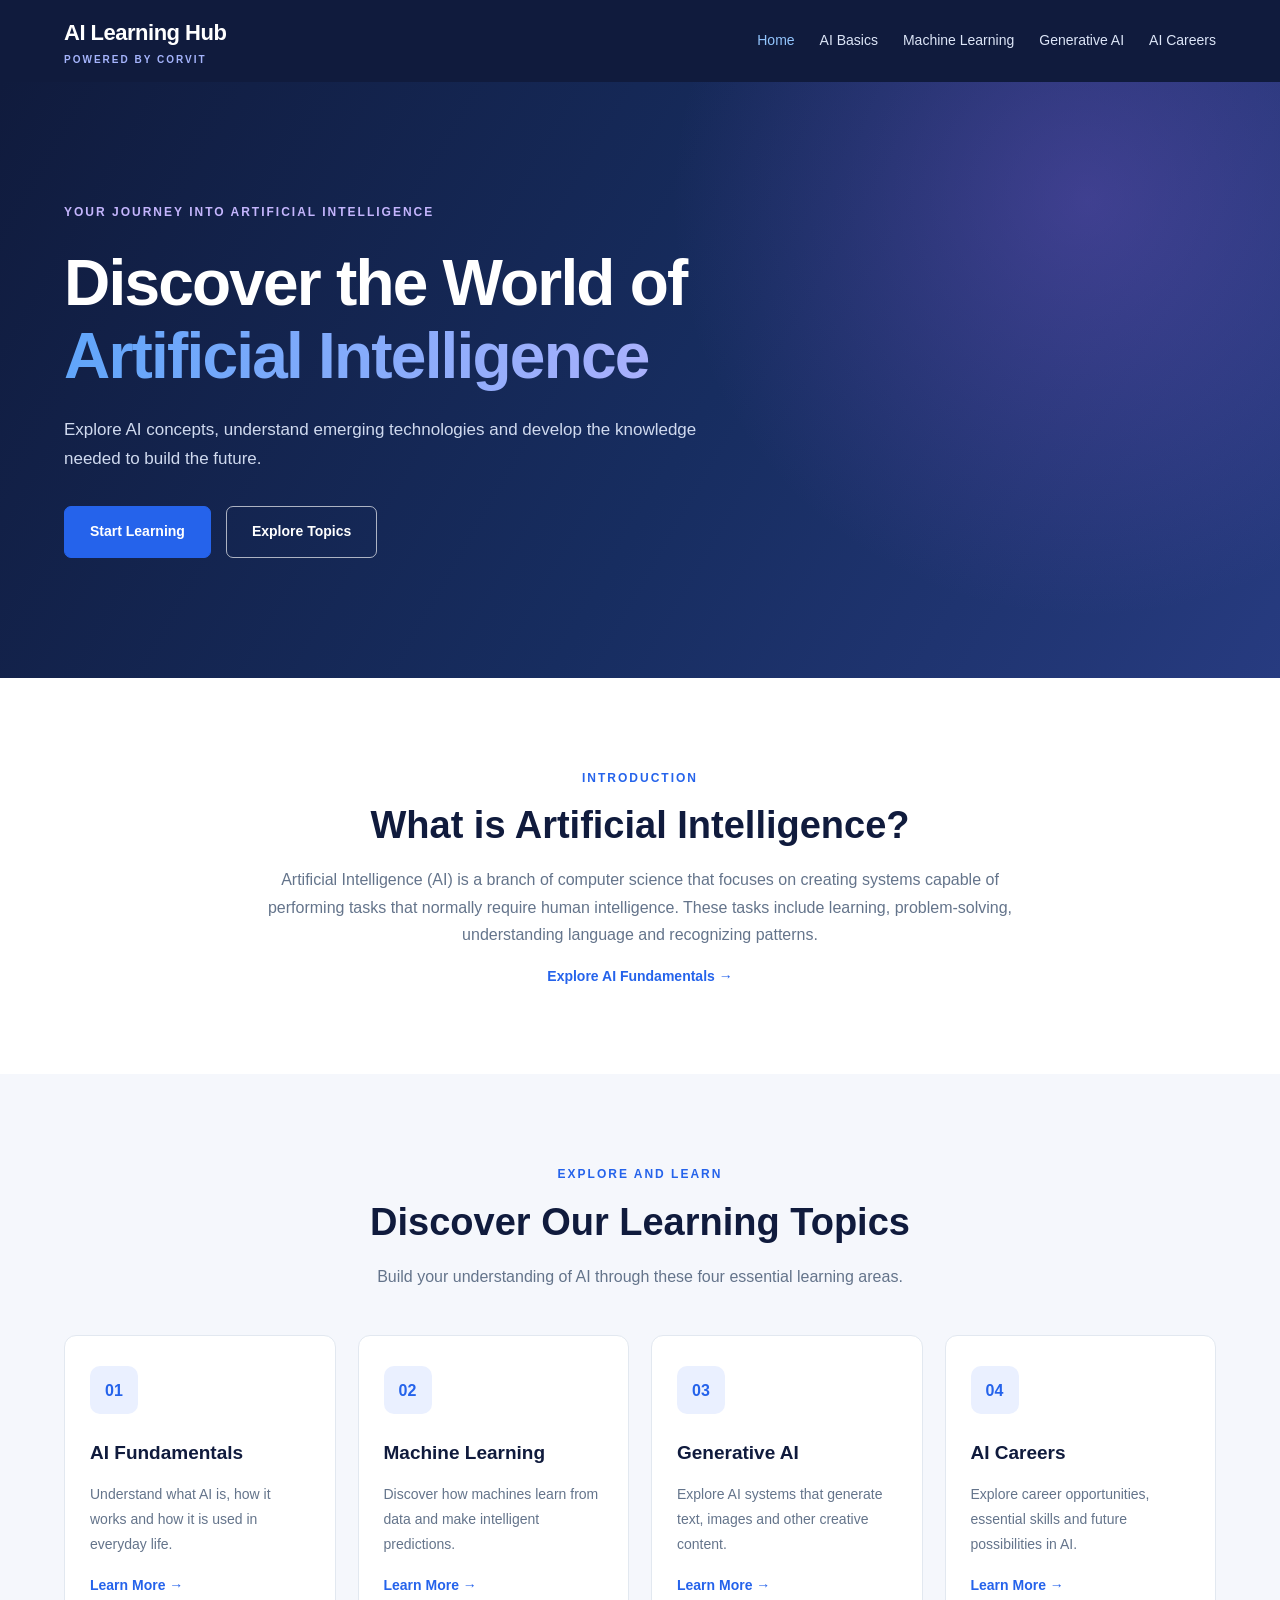
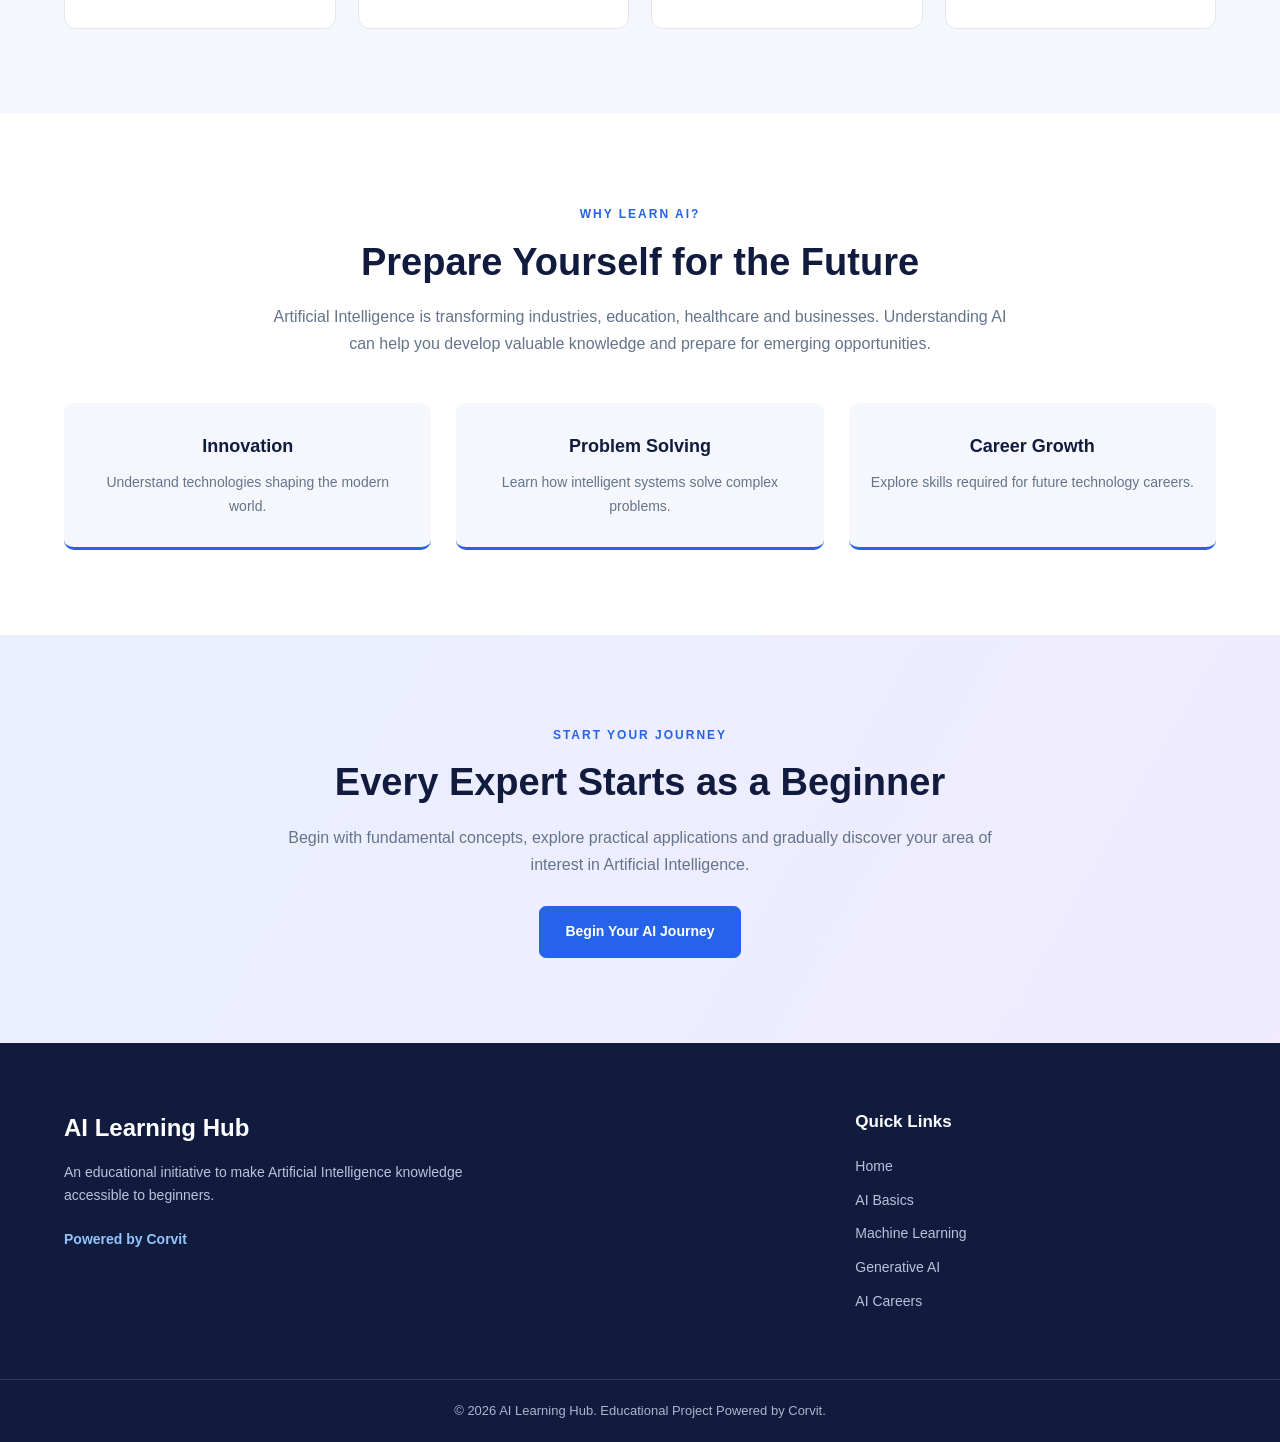
<file: index.html>
<!DOCTYPE html>
<html lang="en">

<head>
    <meta charset="UTF-8">
    <meta name="viewport" content="width=device-width, initial-scale=1.0">

    <meta name="description"
        content="Explore Artificial Intelligence, Machine Learning, Generative AI and future AI careers with AI Learning Hub.">

    <title>AI Learning Hub | Powered by Corvit</title>

    <link rel="stylesheet" href="style.css">
    <link rel="stylesheet" href="home.css">
</head>

<body>

    <!-- Header -->
    <header class="site-header">
        <div class="container navbar">

            <a href="index.html" class="brand">
                <span class="brand-name">AI Learning Hub</span>
                <span class="brand-tag">POWERED BY CORVIT</span>
            </a>

            <nav class="main-nav" aria-label="Main navigation">
                <a href="index.html" class="active">Home</a>
                <a href="pages/ai-basics.html">AI Basics</a>
                <a href="pages/machine-learning.html">Machine Learning</a>
                <a href="pages/generative-ai.html">Generative AI</a>
                <a href="pages/ai-careers.html">AI Careers</a>
            </nav>

        </div>
    </header>

    <!-- Main Content -->
    <main>

        <!-- Hero Section -->
        <section class="hero">
            <div class="container hero-content">

                <span class="hero-label">
                    YOUR JOURNEY INTO ARTIFICIAL INTELLIGENCE
                </span>

                <h1>
                    Discover the World of
                    <span>Artificial Intelligence</span>
                </h1>

                <p>
                    Explore AI concepts, understand emerging technologies
                    and develop the knowledge needed to build the future.
                </p>

                <div class="hero-buttons">
                    <a href="pages/ai-basics.html" class="btn btn-primary">
                        Start Learning
                    </a>

                    <a href="#learning-topics" class="btn btn-outline">
                        Explore Topics
                    </a>
                </div>

            </div>
        </section>

        <!-- Introduction Section -->
        <section class="introduction section-padding">
            <div class="container intro-content">

                <span class="section-label">INTRODUCTION</span>

                <h2>What is Artificial Intelligence?</h2>

                <p>
                    Artificial Intelligence (AI) is a branch of computer
                    science that focuses on creating systems capable of
                    performing tasks that normally require human intelligence.
                    These tasks include learning, problem-solving,
                    understanding language and recognizing patterns.
                </p>

                <a href="pages/ai-basics.html" class="text-link">
                    Explore AI Fundamentals &rarr;
                </a>

            </div>
        </section>

        <!-- Learning Topics -->
        <section class="learning-topics section-padding" id="learning-topics">

            <div class="container">

                <div class="section-heading">
                    <span class="section-label">EXPLORE AND LEARN</span>
                    <h2>Discover Our Learning Topics</h2>
                    <p>
                        Build your understanding of AI through
                        these four essential learning areas.
                    </p>
                </div>

                <div class="topic-grid">

                    <article class="topic-card">
                        <div class="topic-icon">01</div>
                        <h3>AI Fundamentals</h3>
                        <p>
                            Understand what AI is, how it works
                            and how it is used in everyday life.
                        </p>
                        <a href="pages/ai-basics.html" class="text-link">
                            Learn More &rarr;
                        </a>
                    </article>

                    <article class="topic-card">
                        <div class="topic-icon">02</div>
                        <h3>Machine Learning</h3>
                        <p>
                            Discover how machines learn from data
                            and make intelligent predictions.
                        </p>
                        <a href="pages/machine-learning.html" class="text-link">
                            Learn More &rarr;
                        </a>
                    </article>

                    <article class="topic-card">
                        <div class="topic-icon">03</div>
                        <h3>Generative AI</h3>
                        <p>
                            Explore AI systems that generate text,
                            images and other creative content.
                        </p>
                        <a href="pages/generative-ai.html" class="text-link">
                            Learn More &rarr;
                        </a>
                    </article>

                    <article class="topic-card">
                        <div class="topic-icon">04</div>
                        <h3>AI Careers</h3>
                        <p>
                            Explore career opportunities, essential
                            skills and future possibilities in AI.
                        </p>
                        <a href="pages/ai-careers.html" class="text-link">
                            Learn More &rarr;
                        </a>
                    </article>

                </div>

            </div>
        </section>

        <!-- Why Learn AI -->
        <section class="why-ai section-padding">
            <div class="container why-content">

                <span class="section-label">WHY LEARN AI?</span>

                <h2>Prepare Yourself for the Future</h2>

                <p>
                    Artificial Intelligence is transforming industries,
                    education, healthcare and businesses. Understanding
                    AI can help you develop valuable knowledge and prepare
                    for emerging opportunities.
                </p>

                <div class="benefits-grid">

                    <div class="benefit-item">
                        <h3>Innovation</h3>
                        <p>Understand technologies shaping the modern world.</p>
                    </div>

                    <div class="benefit-item">
                        <h3>Problem Solving</h3>
                        <p>Learn how intelligent systems solve complex problems.</p>
                    </div>

                    <div class="benefit-item">
                        <h3>Career Growth</h3>
                        <p>Explore skills required for future technology careers.</p>
                    </div>

                </div>

            </div>
        </section>

        <!-- Learning Journey -->
        <section class="learning-journey section-padding">
            <div class="container journey-content">

                <span class="section-label">START YOUR JOURNEY</span>

                <h2>Every Expert Starts as a Beginner</h2>

                <p>
                    Begin with fundamental concepts, explore practical
                    applications and gradually discover your area of interest
                    in Artificial Intelligence.
                </p>

                <a href="pages/ai-basics.html" class="btn btn-primary">
                    Begin Your AI Journey
                </a>

            </div>
        </section>

    </main>

    <!-- Footer -->
    <footer class="site-footer">

        <div class="container footer-content">

            <div class="footer-about">
                <h2>AI Learning Hub</h2>
                <p>
                    An educational initiative to make Artificial Intelligence
                    knowledge accessible to beginners.
                </p>
                <span class="corvit-brand">Powered by Corvit</span>
            </div>

            <div class="footer-links">
                <h3>Quick Links</h3>
                <a href="index.html">Home</a>
                <a href="pages/ai-basics.html">AI Basics</a>
                <a href="pages/machine-learning.html">Machine Learning</a>
                <a href="pages/generative-ai.html">Generative AI</a>
                <a href="pages/ai-careers.html">AI Careers</a>
            </div>

        </div>

        <div class="footer-bottom">
            <p>
                &copy; 2026 AI Learning Hub. Educational Project
                Powered by Corvit.
            </p>
        </div>

    </footer>

</body>
</html>
</file>
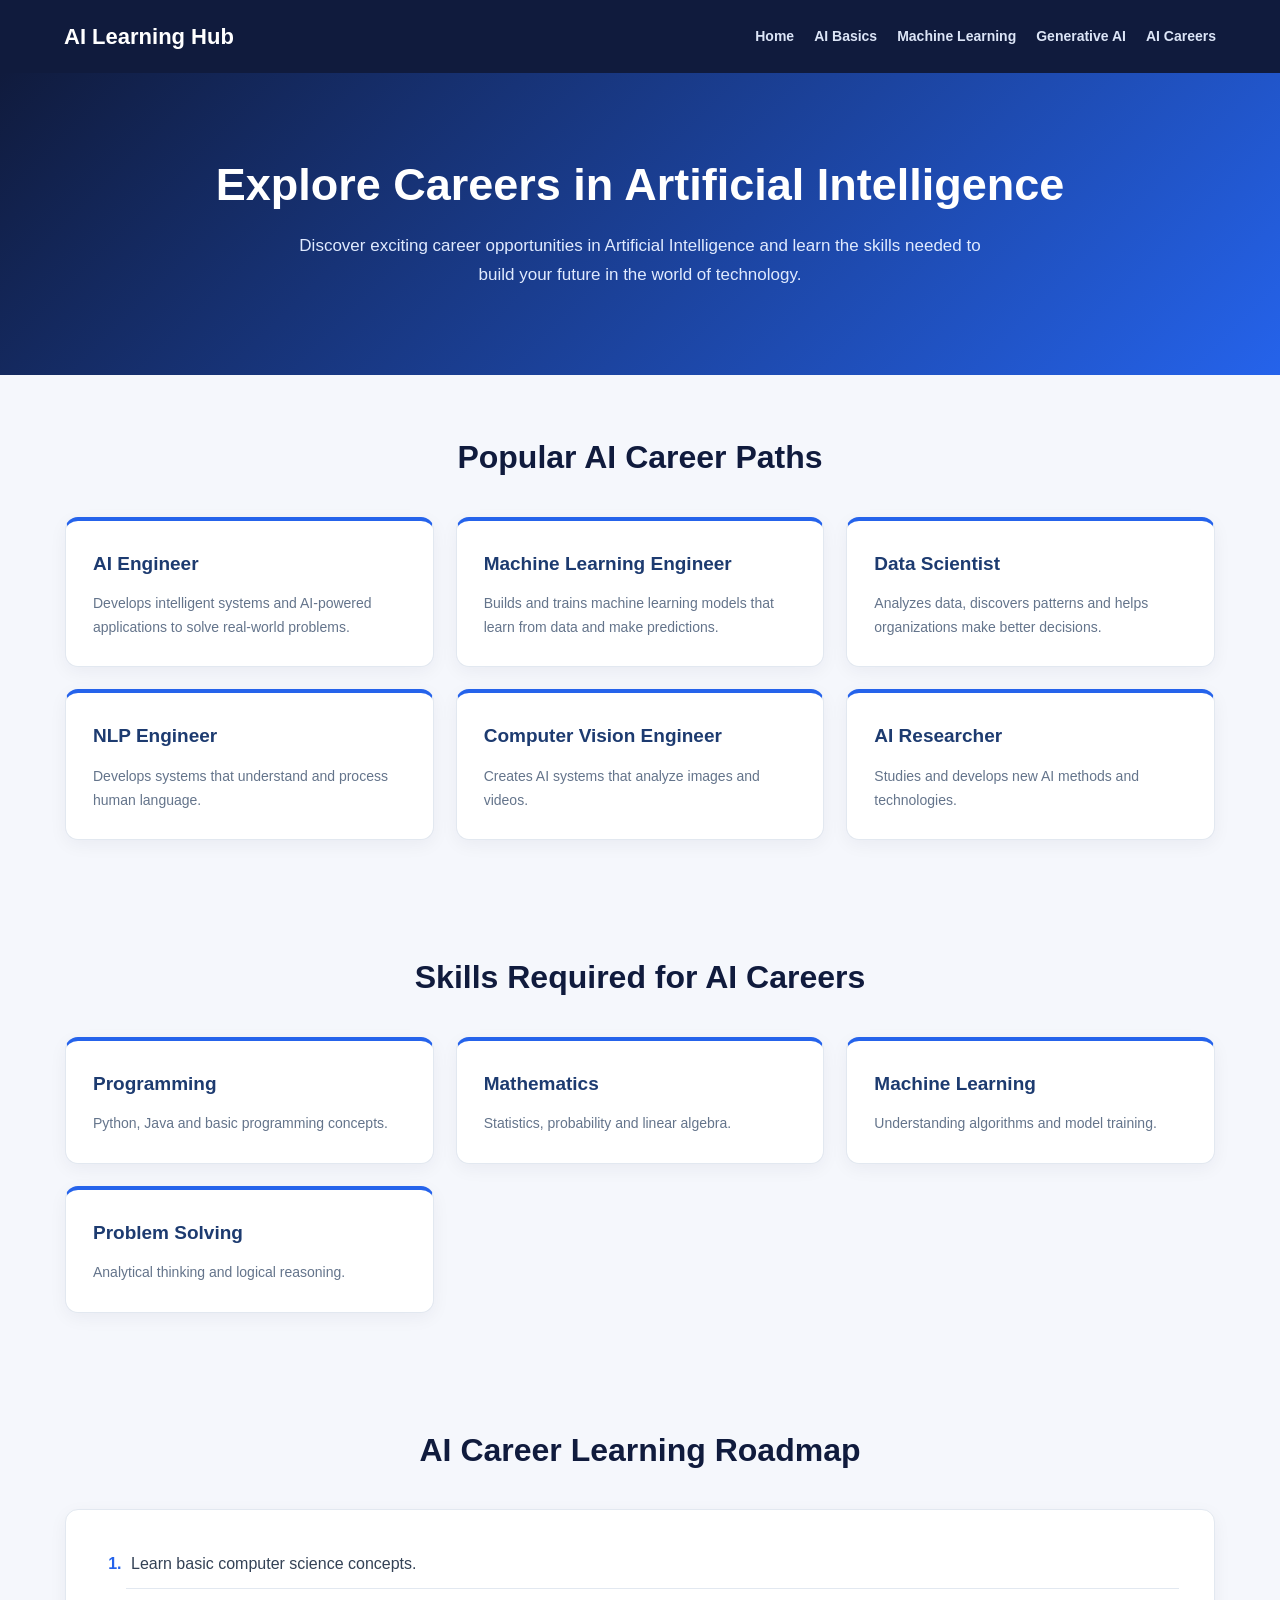
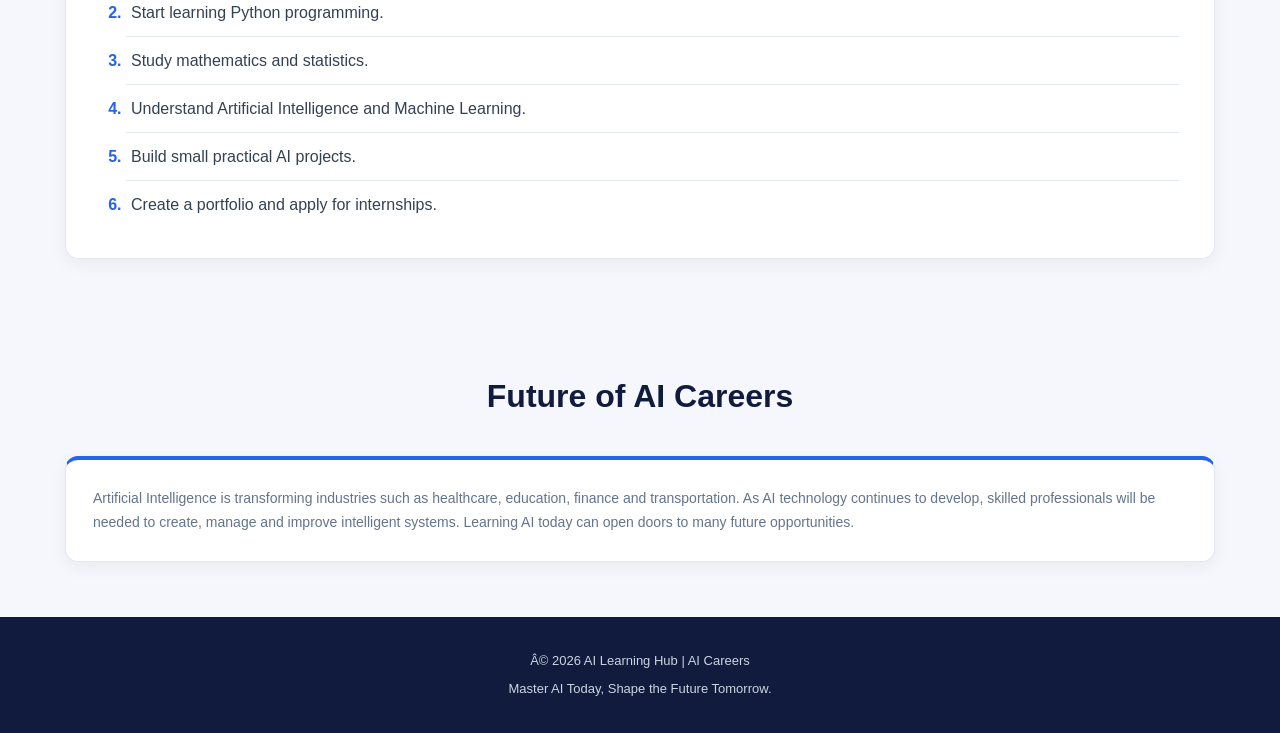
<file: pages/ai-careers.html>
﻿
<!DOCTYPE html>
<html lang="en">

<head>
    <meta charset="UTF-8">
    <meta name="viewport" content="width=device-width, initial-scale=1.0">

    <title>AI Careers | AI Learning Hub</title>

    <!-- External CSS File -->
    <link rel="stylesheet" href="../ai-careers.css">
</head>

<body>

    <!-- Navigation -->
    <nav>
        <h2>AI Learning Hub</h2>

        <div>
            <a href="../index.html">Home</a>
            <a href="ai-basics.html">AI Basics</a>
            <a href="machine-learning.html">Machine Learning</a>
            <a href="generative-ai.html">Generative AI</a>
            <a href="ai-careers.html">AI Careers</a>
        </div>
    </nav>

    <!-- Hero Section -->
    <section class="hero">

        <h1>Explore Careers in Artificial Intelligence</h1>

        <p>
            Discover exciting career opportunities in Artificial
            Intelligence and learn the skills needed to build your future
            in the world of technology.
        </p>

    </section>

    <!-- Career Paths -->
    <section class="container">

        <h2 class="section-title">Popular AI Career Paths</h2>

        <div class="cards">

            <div class="card">
                <h3>AI Engineer</h3>
                <p>
                    Develops intelligent systems and AI-powered applications
                    to solve real-world problems.
                </p>
            </div>

            <div class="card">
                <h3>Machine Learning Engineer</h3>
                <p>
                    Builds and trains machine learning models that learn
                    from data and make predictions.
                </p>
            </div>

            <div class="card">
                <h3>Data Scientist</h3>
                <p>
                    Analyzes data, discovers patterns and helps organizations
                    make better decisions.
                </p>
            </div>

            <div class="card">
                <h3>NLP Engineer</h3>
                <p>
                    Develops systems that understand and process human
                    language.
                </p>
            </div>

            <div class="card">
                <h3>Computer Vision Engineer</h3>
                <p>
                    Creates AI systems that analyze images and videos.
                </p>
            </div>

            <div class="card">
                <h3>AI Researcher</h3>
                <p>
                    Studies and develops new AI methods and technologies.
                </p>
            </div>

        </div>
    </section>

    <!-- Skills Section -->
    <section class="container">

        <h2 class="section-title">Skills Required for AI Careers</h2>

        <div class="cards">

            <div class="card">
                <h3>Programming</h3>
                <p>Python, Java and basic programming concepts.</p>
            </div>

            <div class="card">
                <h3>Mathematics</h3>
                <p>Statistics, probability and linear algebra.</p>
            </div>

            <div class="card">
                <h3>Machine Learning</h3>
                <p>Understanding algorithms and model training.</p>
            </div>

            <div class="card">
                <h3>Problem Solving</h3>
                <p>Analytical thinking and logical reasoning.</p>
            </div>

        </div>
    </section>

    <!-- Learning Roadmap -->
    <section class="container">

        <h2 class="section-title">AI Career Learning Roadmap</h2>

        <div class="roadmap">

            <ol>
                <li>Learn basic computer science concepts.</li>
                <li>Start learning Python programming.</li>
                <li>Study mathematics and statistics.</li>
                <li>Understand Artificial Intelligence and Machine Learning.</li>
                <li>Build small practical AI projects.</li>
                <li>Create a portfolio and apply for internships.</li>
            </ol>

        </div>
    </section>

    <!-- Future Section -->
    <section class="container">

        <h2 class="section-title">Future of AI Careers</h2>

        <div class="card">

            <p>
                Artificial Intelligence is transforming industries such
                as healthcare, education, finance and transportation.
                As AI technology continues to develop, skilled professionals
                will be needed to create, manage and improve intelligent
                systems. Learning AI today can open doors to many future
                opportunities.
            </p>

        </div>
    </section>

    <!-- Footer -->
    <footer>

        <p>Â© 2026 AI Learning Hub | AI Careers</p>

        <p>Master AI Today, Shape the Future Tomorrow.</p>
    </footer>

</body>
</html>
</file>
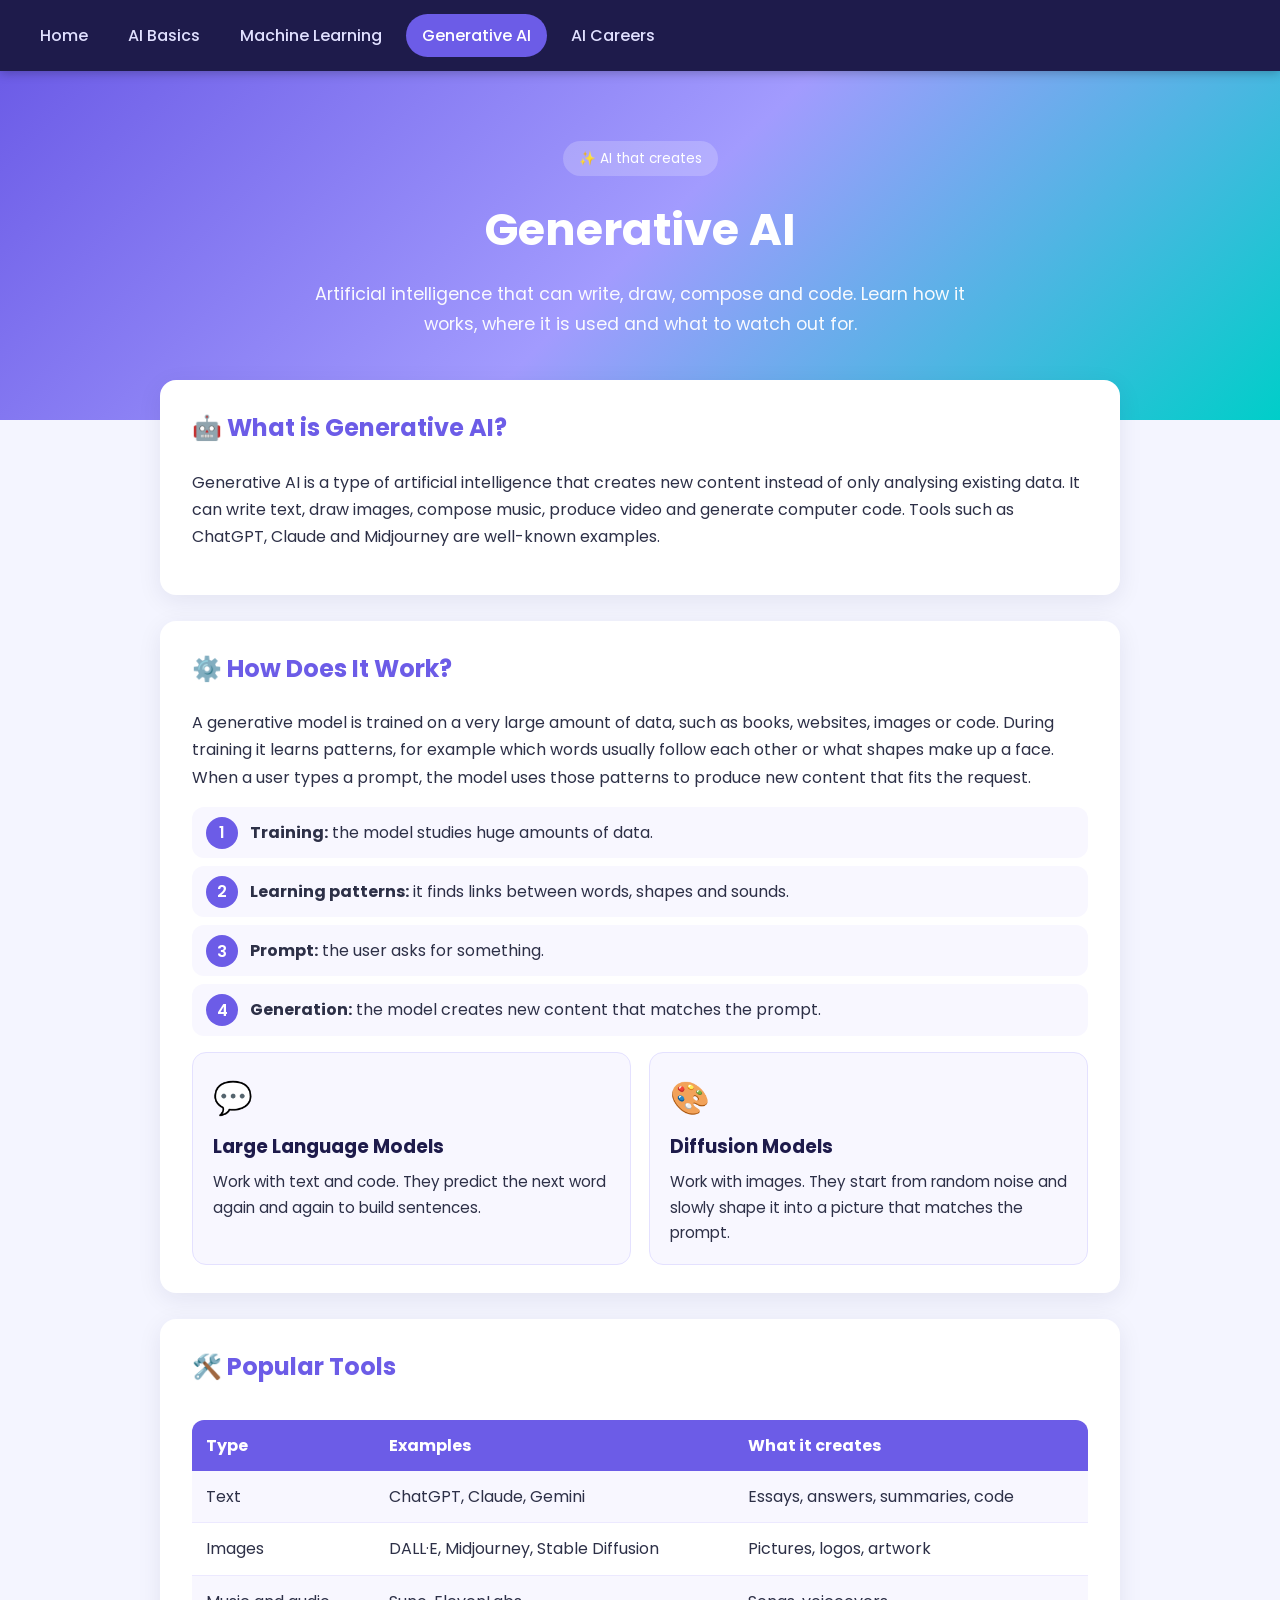
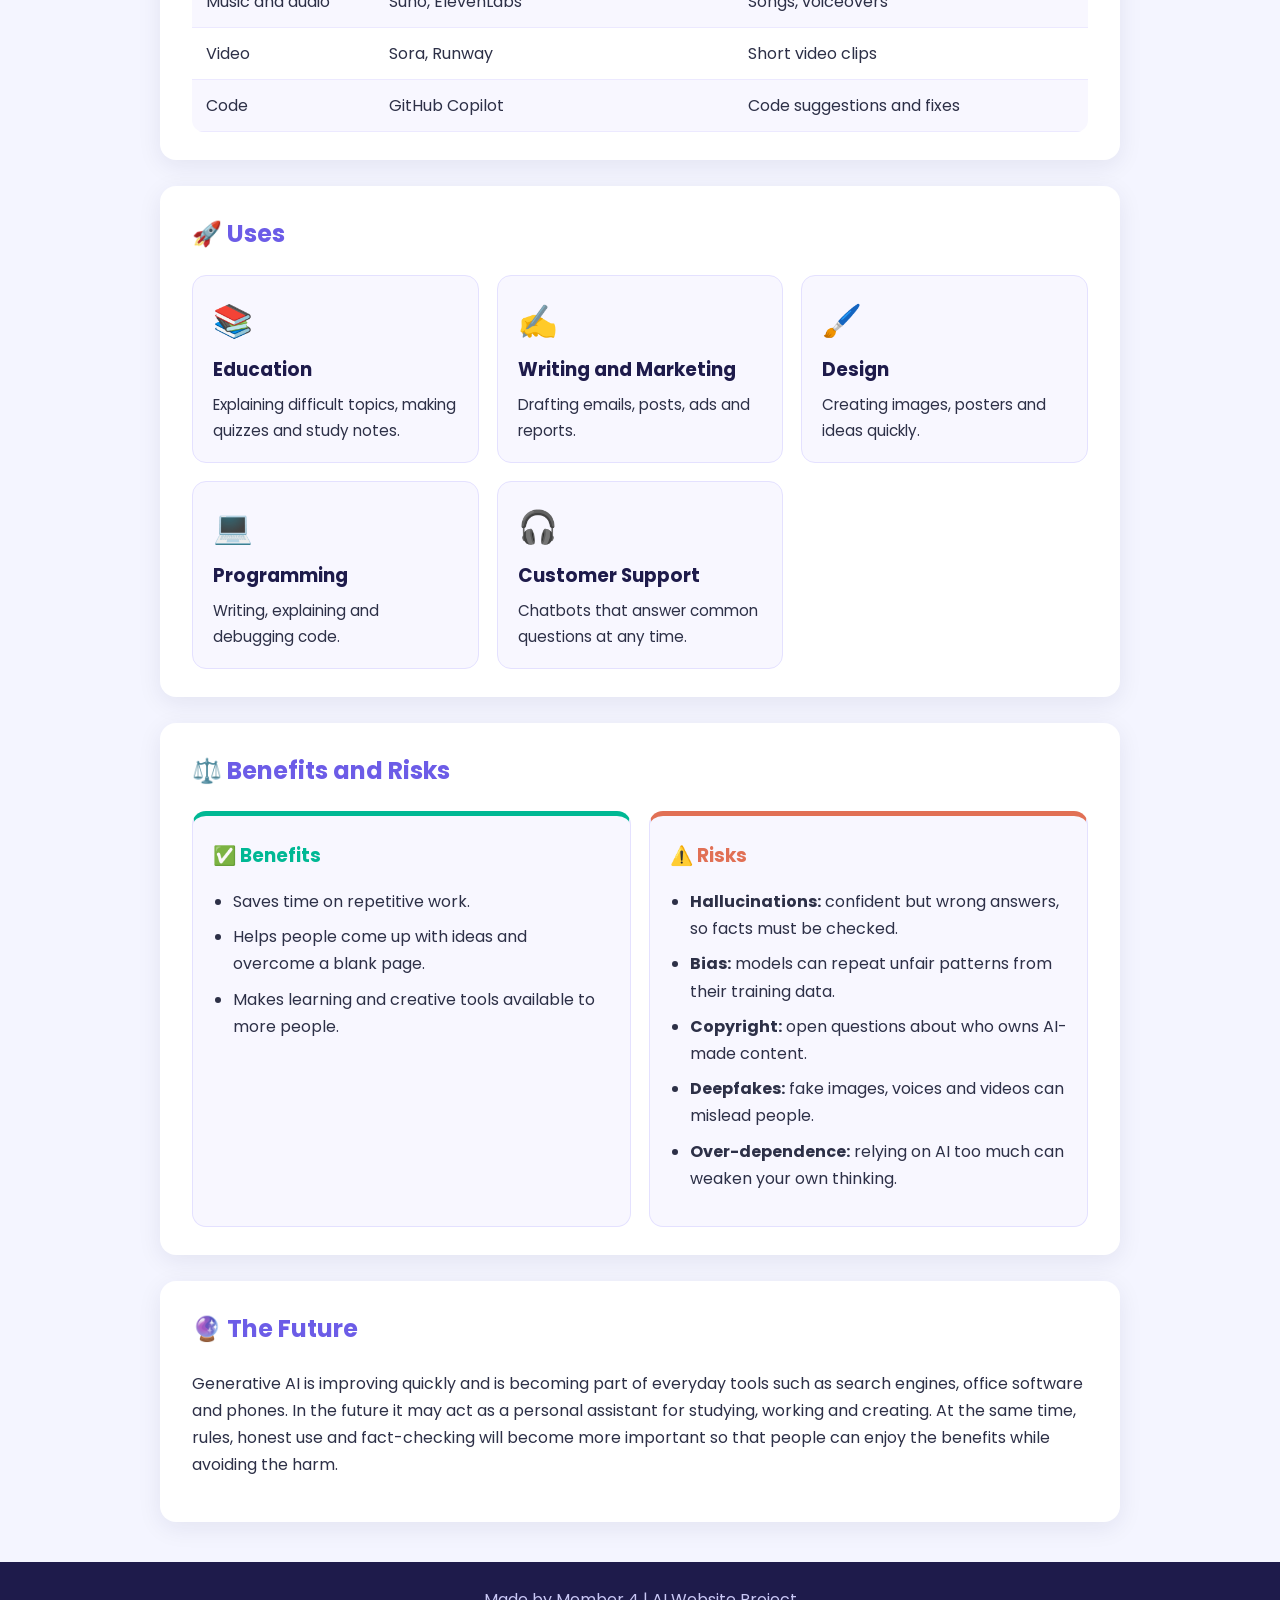
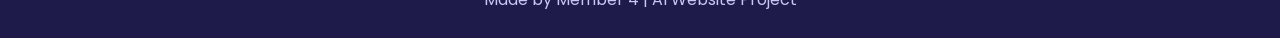
<file: pages/generative-ai.html>
<!DOCTYPE html>
<html lang="en">
<head>
  <meta charset="UTF-8">
  <meta name="viewport" content="width=device-width, initial-scale=1.0">
  <title>Generative AI</title>

  <link rel="preconnect" href="https://fonts.googleapis.com">
  <link href="https://fonts.googleapis.com/css2?family=Poppins:wght@400;500;600;700&display=swap" rel="stylesheet">

  <style>
    :root {
      --primary: #6c5ce7;
      --secondary: #00cec9;
      --dark: #1e1b4b;
      --text: #2d3047;
      --bg: #f4f5ff;
      --card: #ffffff;
    }

    * { box-sizing: border-box; }

    body {
      margin: 0;
      font-family: 'Poppins', Arial, sans-serif;
      line-height: 1.7;
      color: var(--text);
      background: var(--bg);
    }

    nav {
      position: sticky;
      top: 0;
      z-index: 10;
      background: var(--dark);
      padding: 14px 24px;
      display: flex;
      flex-wrap: wrap;
      gap: 8px;
      box-shadow: 0 2px 10px rgba(0,0,0,0.25);
    }

    nav a {
      color: #e0e0ff;
      text-decoration: none;
      font-weight: 500;
      padding: 8px 16px;
      border-radius: 999px;
      transition: 0.25s;
    }

    nav a:hover {
      background: rgba(255,255,255,0.12);
      color: #fff;
    }

    nav a.active {
      background: var(--primary);
      color: #fff;
    }

    .hero {
      background: linear-gradient(135deg, #6c5ce7 0%, #a29bfe 50%, #00cec9 100%);
      color: #fff;
      text-align: center;
      padding: 70px 20px 80px;
    }

    .hero h1 {
      margin: 0 0 12px;
      font-size: 2.8rem;
      font-weight: 700;
    }

    .hero p {
      margin: 0 auto;
      max-width: 650px;
      font-size: 1.1rem;
      opacity: 0.95;
    }

    .badge {
      display: inline-block;
      background: rgba(255,255,255,0.2);
      padding: 6px 16px;
      border-radius: 999px;
      font-size: 0.85rem;
      margin-bottom: 16px;
    }

    main {
      max-width: 1000px;
      margin: -40px auto 40px;
      padding: 0 20px;
    }

    section {
      background: var(--card);
      padding: 28px 32px;
      margin-bottom: 26px;
      border-radius: 16px;
      box-shadow: 0 6px 24px rgba(30,27,75,0.08);
    }

    h2 {
      margin-top: 0;
      color: var(--primary);
      font-size: 1.5rem;
    }

    h3 { margin-bottom: 8px; }

    ul { padding-left: 20px; }

    li { margin-bottom: 8px; }

    .grid {
      display: grid;
      grid-template-columns: repeat(auto-fit, minmax(240px, 1fr));
      gap: 18px;
      margin-top: 16px;
    }

    .card {
      background: #f8f7ff;
      border: 1px solid #e4e1ff;
      border-radius: 14px;
      padding: 18px 20px;
      transition: 0.25s;
    }

    .card:hover {
      transform: translateY(-5px);
      box-shadow: 0 10px 22px rgba(108,92,231,0.18);
    }

    .card .icon { font-size: 2rem; }

    .card h3 {
      margin: 6px 0;
      color: var(--dark);
    }

    .card p {
      margin: 0;
      font-size: 0.95rem;
    }

    .good { border-top: 5px solid #00b894; }
    .bad { border-top: 5px solid #e17055; }
    .good h3 { color: #00b894; }
    .bad h3 { color: #e17055; }

    .steps {
      counter-reset: step;
      list-style: none;
      padding: 0;
    }

    .steps li {
      counter-increment: step;
      position: relative;
      padding: 12px 16px 12px 58px;
      background: #f8f7ff;
      border-radius: 12px;
    }

    .steps li::before {
      content: counter(step);
      position: absolute;
      left: 14px;
      top: 10px;
      width: 32px;
      height: 32px;
      border-radius: 50%;
      background: var(--primary);
      color: #fff;
      font-weight: 600;
      display: flex;
      align-items: center;
      justify-content: center;
    }

    .table-wrap { overflow-x: auto; }

    table {
      width: 100%;
      border-collapse: collapse;
      margin-top: 12px;
      border-radius: 12px;
      overflow: hidden;
    }

    th {
      background: var(--primary);
      color: #fff;
      text-align: left;
      padding: 12px 14px;
    }

    td {
      padding: 12px 14px;
      border-bottom: 1px solid #ece9ff;
    }

    tr:nth-child(even) td { background: #f8f7ff; }
    tr:hover td { background: #eeebff; }

    footer {
      background: var(--dark);
      color: #c9c7f5;
      text-align: center;
      padding: 24px 20px;
    }

    footer p { margin: 0; }

    @media (max-width: 600px) {
      .hero h1 { font-size: 2rem; }
      section { padding: 22px 18px; }
    }
  </style>
</head>

<body>

  <!-- Navigation -->
  <nav>
    <a href="../index.html">Home</a>
    <a href="ai-basics.html">AI Basics</a>
    <a href="machine-learning.html">Machine Learning</a>
    <a href="generative-ai.html" class="active">Generative AI</a>
    <a href="ai-careers.html">AI Careers</a>
  </nav>

  <!-- Hero -->
  <header class="hero">
    <span class="badge">✨ AI that creates</span>
    <h1>Generative AI</h1>
    <p>Artificial intelligence that can write, draw, compose and code. Learn how it works, where it is used and what to watch out for.</p>
  </header>

  <main>

    <section>
      <h2>🤖 What is Generative AI?</h2>
      <p>
        Generative AI is a type of artificial intelligence that creates new content
        instead of only analysing existing data. It can write text, draw images,
        compose music, produce video and generate computer code. Tools such as
        ChatGPT, Claude and Midjourney are well-known examples.
      </p>
    </section>

    <section>
      <h2>⚙️ How Does It Work?</h2>
      <p>
        A generative model is trained on a very large amount of data, such as books,
        websites, images or code. During training it learns patterns, for example
        which words usually follow each other or what shapes make up a face. When a
        user types a prompt, the model uses those patterns to produce new content
        that fits the request.
      </p>

      <ol class="steps">
        <li><strong>Training:</strong> the model studies huge amounts of data.</li>
        <li><strong>Learning patterns:</strong> it finds links between words, shapes and sounds.</li>
        <li><strong>Prompt:</strong> the user asks for something.</li>
        <li><strong>Generation:</strong> the model creates new content that matches the prompt.</li>
      </ol>

      <div class="grid">
        <div class="card">
          <div class="icon">💬</div>
          <h3>Large Language Models</h3>
          <p>Work with text and code. They predict the next word again and again to build sentences.</p>
        </div>

        <div class="card">
          <div class="icon">🎨</div>
          <h3>Diffusion Models</h3>
          <p>Work with images. They start from random noise and slowly shape it into a picture that matches the prompt.</p>
        </div>
      </div>
    </section>

    <section>
      <h2>🛠️ Popular Tools</h2>

      <div class="table-wrap">
        <table>
          <tr>
            <th>Type</th>
            <th>Examples</th>
            <th>What it creates</th>
          </tr>
          <tr>
            <td>Text</td>
            <td>ChatGPT, Claude, Gemini</td>
            <td>Essays, answers, summaries, code</td>
          </tr>
          <tr>
            <td>Images</td>
            <td>DALL·E, Midjourney, Stable Diffusion</td>
            <td>Pictures, logos, artwork</td>
          </tr>
          <tr>
            <td>Music and audio</td>
            <td>Suno, ElevenLabs</td>
            <td>Songs, voiceovers</td>
          </tr>
          <tr>
            <td>Video</td>
            <td>Sora, Runway</td>
            <td>Short video clips</td>
          </tr>
          <tr>
            <td>Code</td>
            <td>GitHub Copilot</td>
            <td>Code suggestions and fixes</td>
          </tr>
        </table>
      </div>
    </section>

    <section>
      <h2>🚀 Uses</h2>

      <div class="grid">
        <div class="card">
          <div class="icon">📚</div>
          <h3>Education</h3>
          <p>Explaining difficult topics, making quizzes and study notes.</p>
        </div>

        <div class="card">
          <div class="icon">✍️</div>
          <h3>Writing and Marketing</h3>
          <p>Drafting emails, posts, ads and reports.</p>
        </div>

        <div class="card">
          <div class="icon">🖌️</div>
          <h3>Design</h3>
          <p>Creating images, posters and ideas quickly.</p>
        </div>

        <div class="card">
          <div class="icon">💻</div>
          <h3>Programming</h3>
          <p>Writing, explaining and debugging code.</p>
        </div>

        <div class="card">
          <div class="icon">🎧</div>
          <h3>Customer Support</h3>
          <p>Chatbots that answer common questions at any time.</p>
        </div>
      </div>
    </section>

    <section>
      <h2>⚖️ Benefits and Risks</h2>

      <div class="grid">
        <div class="card good">
          <h3>✅ Benefits</h3>
          <ul>
            <li>Saves time on repetitive work.</li>
            <li>Helps people come up with ideas and overcome a blank page.</li>
            <li>Makes learning and creative tools available to more people.</li>
          </ul>
        </div>

        <div class="card bad">
          <h3>⚠️ Risks</h3>
          <ul>
            <li><strong>Hallucinations:</strong> confident but wrong answers, so facts must be checked.</li>
            <li><strong>Bias:</strong> models can repeat unfair patterns from their training data.</li>
            <li><strong>Copyright:</strong> open questions about who owns AI-made content.</li>
            <li><strong>Deepfakes:</strong> fake images, voices and videos can mislead people.</li>
            <li><strong>Over-dependence:</strong> relying on AI too much can weaken your own thinking.</li>
          </ul>
        </div>
      </div>
    </section>

    <section>
      <h2>🔮 The Future</h2>
      <p>
        Generative AI is improving quickly and is becoming part of everyday tools
        such as search engines, office software and phones. In the future it may act
        as a personal assistant for studying, working and creating. At the same time,
        rules, honest use and fact-checking will become more important so that people
        can enjoy the benefits while avoiding the harm.
      </p>
    </section>

  </main>

  <footer>
    <p>Made by Member 4 | AI Website Project</p>
  </footer>

</body>
</html>
</file>
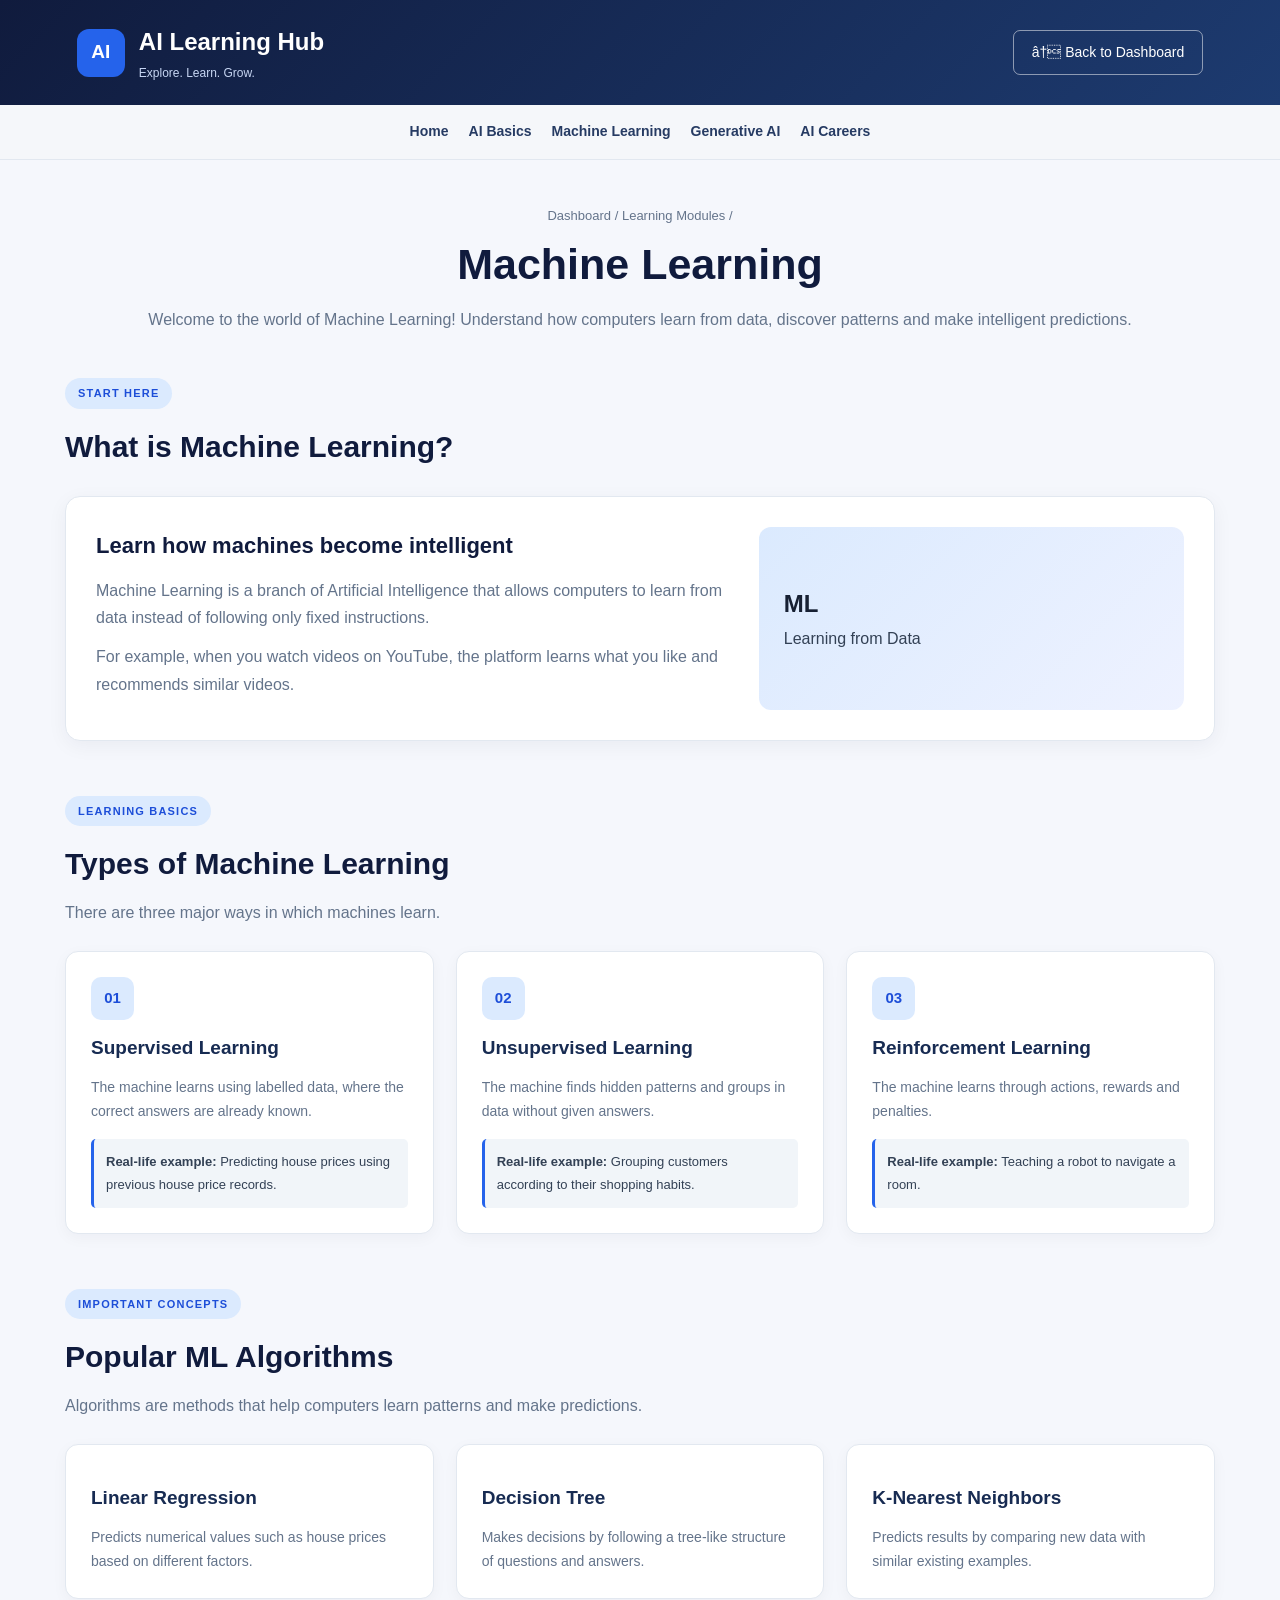
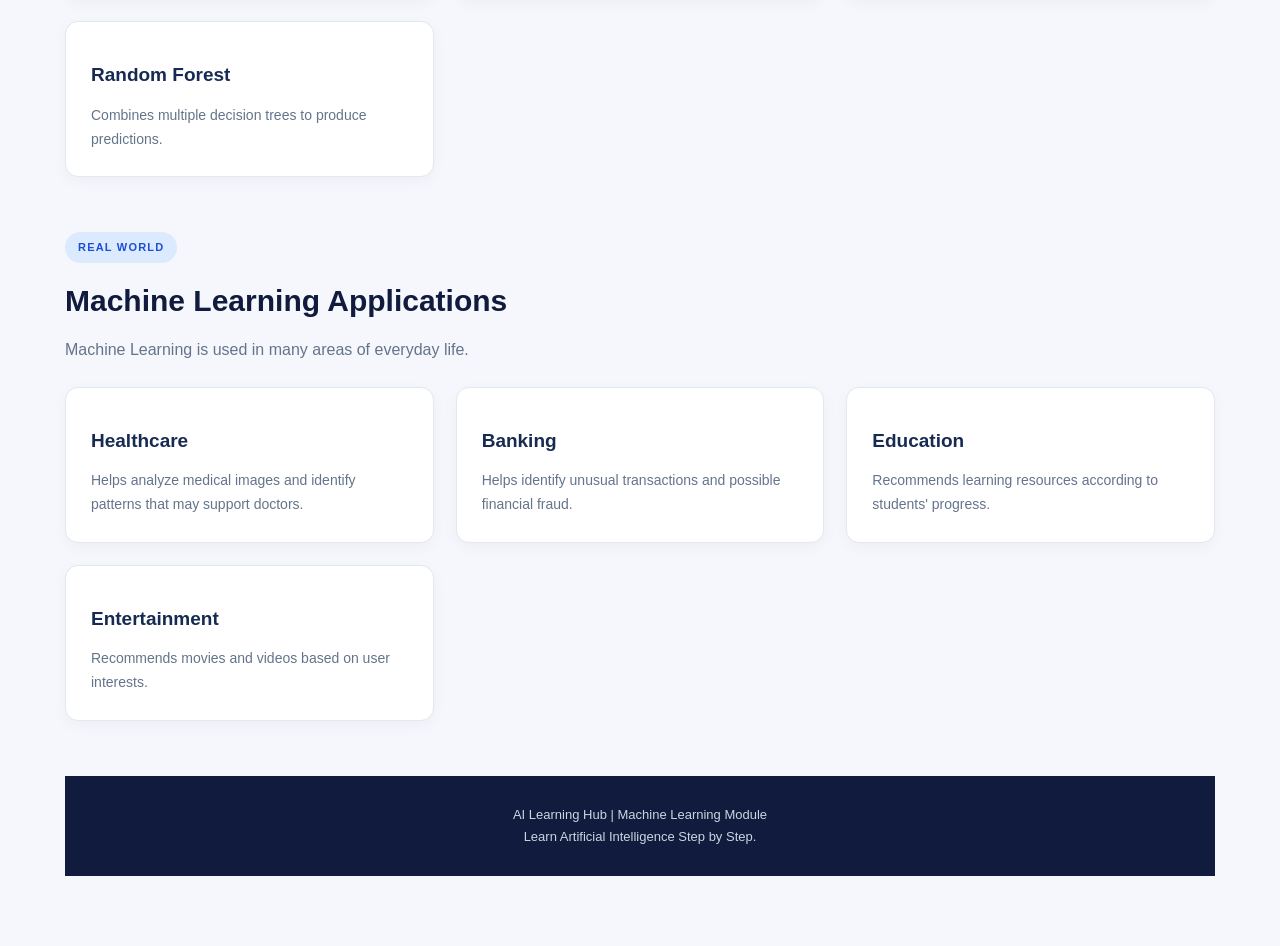
<file: pages/machine-learning.html>
﻿
<!DOCTYPE html>
<html lang="en">

<head>
    <meta charset="UTF-8">
    <meta name="viewport" content="width=device-width, initial-scale=1.0">

    <title>Machine Learning | AI Learning Hub</title>

    <link rel="stylesheet" href="../machine-learning.css">
</head>

<body>

    <!-- Header -->
    <header class="top-header">
        <div class="brand">
            <span class="brand-icon">AI</span>
            <div>
                <h2>AI Learning Hub</h2>
                <p>Explore. Learn. Grow.</p>
            </div>
        </div>

        <a href="../index.html" class="back-btn">
            â† Back to Dashboard
        </a>
    </header>

<!-- Main Navigation -->
<nav style="display: flex; flex-wrap: wrap; justify-content: center; gap: 20px; padding: 15px; background: #f5f7fa;">
    <a href="../index.html">Home</a>
    <a href="ai-basics.html">AI Basics</a>
    <a href="machine-learning.html">Machine Learning</a>
    <a href="generative-ai.html">Generative AI</a>
    <a href="ai-careers.html">AI Careers</a>
</nav>

    <!-- Main Content -->
    <main class="main-content">

        <!-- Page Heading -->
        <div class="page-heading">
            <p class="breadcrumb">Dashboard / Learning Modules /</p>

            <h1>Machine Learning</h1>

            <p>
                Welcome to the world of Machine Learning!
                Understand how computers learn from data,
                discover patterns and make intelligent predictions.
            </p>
        </div>

        <!-- Introduction -->
        <section class="content-section">

            <div class="section-heading">
                <span class="section-tag">START HERE</span>
                <h2>What is Machine Learning?</h2>
            </div>

            <div class="intro-box">

                <div class="intro-text">
                    <h3>Learn how machines become intelligent</h3>

                    <p>
                        Machine Learning is a branch of Artificial
                        Intelligence that allows computers to learn
                        from data instead of following only fixed
                        instructions.
                    </p>

                    <p>
                        For example, when you watch videos on YouTube,
                        the platform learns what you like and
                        recommends similar videos.
                    </p>
                </div>

                <div class="intro-highlight">
                    <h2>ML</h2>
                    <p>Learning from Data</p>
                </div>

            </div>

        </section>

        <!-- Learning Types -->
        <section class="content-section">

            <div class="section-heading">
                <span class="section-tag">LEARNING BASICS</span>
                <h2>Types of Machine Learning</h2>

                <p>
                    There are three major ways in which machines learn.
                </p>
            </div>

            <div class="cards">

                <div class="card">
                    <div class="card-icon">01</div>
                    <h3>Supervised Learning</h3>

                    <p>
                        The machine learns using labelled data,
                        where the correct answers are already known.
                    </p>

                    <div class="example">
                        <strong>Real-life example:</strong>
                        Predicting house prices using previous
                        house price records.
                    </div>
                </div>

                <div class="card">
                    <div class="card-icon">02</div>
                    <h3>Unsupervised Learning</h3>

                    <p>
                        The machine finds hidden patterns and
                        groups in data without given answers.
                    </p>

                    <div class="example">
                        <strong>Real-life example:</strong>
                        Grouping customers according to their
                        shopping habits.
                    </div>
                </div>

                <div class="card">
                    <div class="card-icon">03</div>
                    <h3>Reinforcement Learning</h3>

                    <p>
                        The machine learns through actions,
                        rewards and penalties.
                    </p>

                    <div class="example">
                        <strong>Real-life example:</strong>
                        Teaching a robot to navigate a room.
                    </div>
                </div>

            </div>

        </section>

        <!-- Algorithms -->
        <section class="content-section">

            <div class="section-heading">
                <span class="section-tag">IMPORTANT CONCEPTS</span>
                <h2>Popular ML Algorithms</h2>

                <p>
                    Algorithms are methods that help computers
                    learn patterns and make predictions.
                </p>
            </div>

            <div class="cards">

                <div class="card">
                    <h3>Linear Regression</h3>
                    <p>
                        Predicts numerical values such as house
                        prices based on different factors.
                    </p>
                </div>

                <div class="card">
                    <h3>Decision Tree</h3>
                    <p>
                        Makes decisions by following a tree-like
                        structure of questions and answers.
                    </p>
                </div>

                <div class="card">
                    <h3>K-Nearest Neighbors</h3>
                    <p>
                        Predicts results by comparing new data
                        with similar existing examples.
                    </p>
                </div>

                <div class="card">
                    <h3>Random Forest</h3>
                    <p>
                        Combines multiple decision trees to
                        produce predictions.
                    </p>
                </div>

            </div>

        </section>

        <!-- Applications -->
        <section class="content-section">

            <div class="section-heading">
                <span class="section-tag">REAL WORLD</span>
                <h2>Machine Learning Applications</h2>

                <p>
                    Machine Learning is used in many areas
                    of everyday life.
                </p>
            </div>

            <div class="cards">

                <div class="card">
                    <h3>Healthcare</h3>
                    <p>
                        Helps analyze medical images and identify
                        patterns that may support doctors.
                    </p>
                </div>

                <div class="card">
                    <h3>Banking</h3>
                    <p>
                        Helps identify unusual transactions
                        and possible financial fraud.
                    </p>
                </div>

                <div class="card">
                    <h3>Education</h3>
                    <p>
                        Recommends learning resources according
                        to students' progress.
                    </p>
                </div>

                <div class="card">
                    <h3>Entertainment</h3>
                    <p>
                        Recommends movies and videos based
                        on user interests.
                    </p>
                </div>

            </div>

        </section>

        <!-- Footer -->
        <footer>
            <p>AI Learning Hub | Machine Learning Module</p>
            <p>Learn Artificial Intelligence Step by Step.</p>
        </footer>

    </main>

</body>
</html>
</file>
<file: style.css>
/* =========================================
   AI LEARNING HUB
   Common Website Styles
   Powered by Corvit
========================================= */

/* 1. CSS Variables */
:root {
    --navy: #101B3D;
    --navy-light: #192951;
    --blue: #2563EB;
    --blue-dark: #1D4ED8;
    --purple: #805AD5;
    --background: #F5F7FC;
    --white: #FFFFFF;
    --text: #172033;
    --text-light: #64748B;
    --border: #E2E8F0;

    --container-width: 1180px;
    --section-space: 85px;
}

/* 2. Reset */
* {
    margin: 0;
    padding: 0;
    box-sizing: border-box;
}

html {
    scroll-behavior: smooth;
}

body {
    font-family: Arial, Helvetica, sans-serif;
    background-color: var(--background);
    color: var(--text);
    line-height: 1.7;
    font-size: 16px;
}

a {
    text-decoration: none;
    color: inherit;
}

button,
input {
    font: inherit;
}

img {
    max-width: 100%;
    display: block;
}

/* 3. Reusable Container */
.container {
    width: min(90%, var(--container-width));
    margin: 0 auto;
}

/* 4. Header and Navigation */
.site-header {
    background-color: var(--navy);
    color: var(--white);
    position: relative;
    z-index: 10;
}

.navbar {
    min-height: 82px;
    display: flex;
    align-items: center;
    justify-content: space-between;
    gap: 30px;
}

.brand {
    display: flex;
    flex-direction: column;
    flex-shrink: 0;
}

.brand-name {
    font-size: 22px;
    font-weight: 700;
    letter-spacing: -0.5px;
}

.brand-tag {
    font-size: 10px;
    color: #A5B4FC;
    letter-spacing: 2px;
    font-weight: 700;
}

.main-nav {
    display: flex;
    align-items: center;
    gap: 25px;
}

.main-nav a {
    color: #DCE5F7;
    font-size: 14px;
    font-weight: 500;
    transition: color 0.3s ease;
}

.main-nav a:hover,
.main-nav a.active {
    color: #93C5FD;
}

/* 5. Buttons */
.btn {
    display: inline-flex;
    align-items: center;
    justify-content: center;
    padding: 13px 25px;
    border-radius: 7px;
    font-weight: 600;
    font-size: 14px;
    transition: all 0.3s ease;
    cursor: pointer;
}

.btn-primary {
    background-color: var(--blue);
    color: var(--white);
    border: 1px solid var(--blue);
}

.btn-primary:hover {
    background-color: var(--blue-dark);
    transform: translateY(-2px);
}

.btn-outline {
    border: 1px solid rgba(255, 255, 255, 0.65);
    color: var(--white);
}

.btn-outline:hover {
    background-color: var(--white);
    color: var(--navy);
}

/* 6. Common Section Styles */
.section-padding {
    padding: var(--section-space) 0;
}

.section-label {
    display: inline-block;
    color: var(--blue);
    font-size: 12px;
    font-weight: 700;
    letter-spacing: 2px;
    margin-bottom: 14px;
}

.section-heading {
    text-align: center;
    max-width: 700px;
    margin: 0 auto 45px;
}

.section-heading h2,
.intro-content h2,
.why-content h2,
.journey-content h2 {
    color: var(--navy);
    font-size: clamp(28px, 4vw, 38px);
    line-height: 1.25;
    margin-bottom: 17px;
}

.section-heading p,
.intro-content p,
.why-content > p,
.journey-content > p {
    color: var(--text-light);
    max-width: 760px;
}

/* 7. Text Links */
.text-link {
    display: inline-block;
    color: var(--blue);
    font-weight: 700;
    font-size: 14px;
    margin-top: 17px;
    transition: color 0.3s ease;
}

.text-link:hover {
    color: var(--purple);
}

/* 8. Footer */
.site-footer {
    background-color: var(--navy);
    color: var(--white);
}

.footer-content {
    display: grid;
    grid-template-columns: 2fr 1fr;
    gap: 70px;
    padding: 65px 0;
}

.footer-about h2 {
    font-size: 24px;
    margin-bottom: 12px;
}

.footer-about p {
    color: #B8C4DC;
    max-width: 440px;
    font-size: 14px;
}

.corvit-brand {
    display: inline-block;
    margin-top: 20px;
    color: #93C5FD;
    font-weight: 700;
    font-size: 14px;
}

.footer-links {
    display: flex;
    flex-direction: column;
    align-items: flex-start;
    gap: 10px;
}

.footer-links h3 {
    font-size: 17px;
    margin-bottom: 8px;
}

.footer-links a {
    color: #B8C4DC;
    font-size: 14px;
    transition: color 0.3s ease;
}

.footer-links a:hover {
    color: var(--white);
}

.footer-bottom {
    border-top: 1px solid rgba(255, 255, 255, 0.12);
    text-align: center;
    padding: 20px;
}

.footer-bottom p {
    color: #AAB7D0;
    font-size: 13px;
}

/* 9. Responsive Navigation and Layout */
@media (max-width: 900px) {
    .navbar {
        flex-direction: column;
        justify-content: center;
        padding: 18px 0;
    }

    .main-nav {
        flex-wrap: wrap;
        justify-content: center;
        gap: 12px 20px;
    }

    .footer-content {
        gap: 35px;
    }
}

@media (max-width: 600px) {
    :root {
        --section-space: 60px;
    }

    .main-nav {
        gap: 10px 15px;
    }

    .main-nav a {
        font-size: 12px;
    }

    .footer-content {
        grid-template-columns: 1fr;
        gap: 30px;
    }

    .btn {
        padding: 12px 18px;
    }
}
</file>
<file: home.css>
/* =========================================
   AI LEARNING HUB
   Homepage Specific Styles
========================================= */

/* 1. Hero Section */
.hero {
    background:
        radial-gradient(circle at 85% 20%, rgba(128, 90, 213, 0.35), transparent 35%),
        linear-gradient(120deg, #101B3D 0%, #172D60 55%, #273B80 100%);
    color: var(--white);
    padding: 115px 0 120px;
    overflow: hidden;
    position: relative;
}

.hero-content {
    max-width: 1180px;
}

.hero-label {
    display: inline-block;
    color: #C4B5FD;
    font-size: 12px;
    font-weight: 700;
    letter-spacing: 2px;
    margin-bottom: 25px;
}

.hero h1 {
    max-width: 800px;
    font-size: clamp(38px, 6vw, 64px);
    line-height: 1.13;
    letter-spacing: -1.8px;
    margin-bottom: 24px;
}

.hero h1 span {
    display: block;
    background: linear-gradient(90deg, #60A5FA, #C4B5FD);
    background-clip: text;
    -webkit-background-clip: text;
    color: transparent;
}

.hero-content > p {
    color: #D0DAEF;
    font-size: 17px;
    max-width: 650px;
    margin-bottom: 32px;
}

.hero-buttons {
    display: flex;
    flex-wrap: wrap;
    gap: 15px;
}

/* 2. Introduction */
.introduction {
    background-color: var(--white);
}

.intro-content {
    max-width: 850px;
    text-align: center;
}

.intro-content p {
    margin: 0 auto;
    font-size: 16px;
}

/* 3. Learning Topics */
.learning-topics {
    background-color: var(--background);
}

.topic-grid {
    display: grid;
    grid-template-columns: repeat(4, minmax(0, 1fr));
    gap: 22px;
}

.topic-card {
    background-color: var(--white);
    padding: 30px 25px;
    border: 1px solid var(--border);
    border-radius: 12px;
    transition: transform 0.3s ease, box-shadow 0.3s ease;
}

.topic-card:hover {
    transform: translateY(-7px);
    box-shadow: 0 15px 35px rgba(16, 27, 61, 0.09);
}

.topic-icon {
    width: 48px;
    height: 48px;
    display: flex;
    align-items: center;
    justify-content: center;
    background-color: #EAF0FF;
    color: var(--blue);
    border-radius: 10px;
    font-size: 16px;
    font-weight: 700;
    margin-bottom: 23px;
}

.topic-card h3 {
    color: var(--navy);
    font-size: 19px;
    margin-bottom: 12px;
}

.topic-card p {
    color: var(--text-light);
    font-size: 14px;
    line-height: 1.8;
}

/* 4. Why Learn AI */
.why-ai {
    background-color: var(--white);
}

.why-content {
    text-align: center;
}

.why-content > p {
    margin: 0 auto;
}

.benefits-grid {
    display: grid;
    grid-template-columns: repeat(3, minmax(0, 1fr));
    gap: 25px;
    margin-top: 45px;
}

.benefit-item {
    padding: 28px 22px;
    background-color: #F5F7FC;
    border-radius: 10px;
    border-bottom: 3px solid var(--blue);
}

.benefit-item h3 {
    color: var(--navy);
    font-size: 18px;
    margin-bottom: 10px;
}

.benefit-item p {
    color: var(--text-light);
    font-size: 14px;
}

/* 5. Learning Journey */
.learning-journey {
    background:
        linear-gradient(120deg, #EAF0FF, #F0EBFF);
}

.journey-content {
    text-align: center;
    max-width: 800px;
}

.journey-content > p {
    margin: 0 auto 28px;
}

/* 6. Tablet Responsive */
@media (max-width: 1000px) {
    .topic-grid {
        grid-template-columns: repeat(2, minmax(0, 1fr));
    }

    .hero {
        padding: 95px 0;
    }
}

/* 7. Mobile Responsive */
@media (max-width: 600px) {
    .hero {
        padding: 75px 0;
    }

    .hero h1 {
        letter-spacing: -1px;
    }

    .hero-content > p {
        font-size: 15px;
    }

    .hero-buttons {
        flex-direction: column;
        align-items: stretch;
    }

    .topic-grid,
    .benefits-grid {
        grid-template-columns: 1fr;
    }

    .topic-card {
        padding: 25px;
    }

    .section-heading {
        margin-bottom: 30px;
    }
}
</file>
<file: ai-careers.css>
﻿/* =========================================
   AI CAREERS PAGE
   AI Learning Hub
========================================= */

* {
    margin: 0;
    padding: 0;
    box-sizing: border-box;
}

html {
    scroll-behavior: smooth;
}

body {
    font-family: Arial, Helvetica, sans-serif;
    background: #F5F7FC;
    color: #172033;
    line-height: 1.7;
}

/* Navigation */
nav {
    background: #101B3D;
    color: white;
    padding: 18px 5%;
    display: flex;
    align-items: center;
    justify-content: space-between;
    gap: 20px;
    flex-wrap: wrap;
}

nav h2 {
    font-size: 22px;
}

nav div {
    display: flex;
    flex-wrap: wrap;
    gap: 20px;
}

nav a {
    color: #DCE5F7;
    text-decoration: none;
    font-size: 14px;
    font-weight: 600;
    transition: 0.3s;
}

nav a:hover {
    color: #93C5FD;
}

/* Hero Section */
.hero {
    background: linear-gradient(135deg, #101B3D, #2563EB);
    color: white;
    text-align: center;
    padding: 85px 20px;
}

.hero h1 {
    font-size: clamp(30px, 5vw, 45px);
    line-height: 1.2;
    max-width: 850px;
    margin: 0 auto 20px;
}

.hero p {
    max-width: 720px;
    margin: 0 auto;
    color: #E0EAFE;
    font-size: 17px;
}

/* Main Containers */
.container {
    width: min(90%, 1150px);
    margin: 0 auto;
    padding: 55px 0;
}

/* Section Titles */
.section-title {
    color: #101B3D;
    font-size: clamp(25px, 3vw, 32px);
    text-align: center;
    margin-bottom: 32px;
}

/* Cards Grid */
.cards {
    display: grid;
    grid-template-columns: repeat(3, minmax(0, 1fr));
    gap: 22px;
}

/* Individual Cards */
.card {
    background: white;
    padding: 27px;
    border-radius: 13px;
    border: 1px solid #E2E8F0;
    border-top: 4px solid #2563EB;
    box-shadow: 0 5px 18px rgba(16, 27, 61, 0.05);
    transition: transform 0.3s ease, box-shadow 0.3s ease;
}

.card:hover {
    transform: translateY(-6px);
    box-shadow: 0 12px 25px rgba(16, 27, 61, 0.10);
}

.card h3 {
    color: #1D3B70;
    font-size: 19px;
    margin-bottom: 12px;
}

.card p {
    color: #64748B;
    font-size: 14px;
}

/* Learning Roadmap */
.roadmap {
    background: white;
    padding: 30px 35px;
    border-radius: 13px;
    border: 1px solid #E2E8F0;
    box-shadow: 0 5px 18px rgba(16, 27, 61, 0.05);
}

.roadmap ol {
    padding-left: 25px;
}

.roadmap li {
    color: #334155;
    padding: 10px 5px;
    border-bottom: 1px solid #E2E8F0;
}

.roadmap li:last-child {
    border-bottom: none;
}

.roadmap li::marker {
    color: #2563EB;
    font-weight: bold;
}

/* Footer */
footer {
    background: #101B3D;
    color: white;
    text-align: center;
    padding: 28px 15px;
}

footer p {
    color: #CBD5E1;
    font-size: 13px;
    margin: 5px 0;
}

/* Responsive Design */
@media (max-width: 850px) {
    .cards {
        grid-template-columns: repeat(2, minmax(0, 1fr));
    }

    nav {
        justify-content: center;
    }
}

@media (max-width: 600px) {
    nav {
        flex-direction: column;
    }

    nav div {
        justify-content: center;
        gap: 12px 16px;
    }

    nav a {
        font-size: 12px;
    }

    .hero {
        padding: 60px 18px;
    }

    .hero p {
        font-size: 15px;
    }

    .container {
        width: 92%;
        padding: 38px 0;
    }

    .cards {
        grid-template-columns: 1fr;
    }

    .card {
        padding: 22px;
    }

    .roadmap {
        padding: 22px;
    }
}
</file>
<file: machine-learning.css>
﻿/* =========================================
   MACHINE LEARNING PAGE STYLES
   AI Learning Hub
========================================= */

/* Reset */
* {
    margin: 0;
    padding: 0;
    box-sizing: border-box;
}

html {
    scroll-behavior: smooth;
}

body {
    font-family: Arial, Helvetica, sans-serif;
    background: #F5F7FC;
    color: #172033;
    line-height: 1.7;
}

/* Header */
.top-header {
    background: linear-gradient(135deg, #101B3D, #1D3B70);
    color: #FFFFFF;
    padding: 22px 6%;
    display: flex;
    align-items: center;
    justify-content: space-between;
    gap: 20px;
    flex-wrap: wrap;
}

.brand {
    display: flex;
    align-items: center;
    gap: 14px;
}

.brand-icon {
    width: 48px;
    height: 48px;
    background: #2563EB;
    color: #FFFFFF;
    border-radius: 12px;
    display: flex;
    align-items: center;
    justify-content: center;
    font-size: 19px;
    font-weight: bold;
}

.brand h1 {
    font-size: 23px;
    line-height: 1.3;
}

.brand p {
    color: #C7D6F3;
    font-size: 12px;
}

.back-btn {
    display: inline-block;
    color: #FFFFFF;
    border: 1px solid rgba(255,255,255,0.5);
    padding: 10px 18px;
    border-radius: 7px;
    text-decoration: none;
    font-size: 14px;
    transition: 0.3s;
}

.back-btn:hover {
    background: #FFFFFF;
    color: #101B3D;
}

/* Main Navigation */
nav {
    display: flex;
    flex-wrap: wrap;
    justify-content: center;
    gap: 20px;
    padding: 15px;
    background: #FFFFFF;
    border-bottom: 1px solid #E2E8F0;
}

nav a {
    color: #263B63;
    text-decoration: none;
    font-size: 14px;
    font-weight: 600;
    transition: 0.3s;
}

nav a:hover {
    color: #2563EB;
}

/* Main Content */
.main-content {
    width: min(90%, 1150px);
    margin: 0 auto;
    padding: 45px 0 70px;
}

/* Page Heading */
.page-heading {
    text-align: center;
    margin-bottom: 45px;
}

.breadcrumb {
    color: #64748B;
    font-size: 13px;
    margin-bottom: 12px;
}

.page-heading h1 {
    color: #101B3D;
    font-size: clamp(30px, 5vw, 43px);
    line-height: 1.2;
    margin-bottom: 15px;
}

.page-heading p {
    color: #64748B;
}

/* Content Sections */
.content-section {
    margin-bottom: 55px;
}

.section-heading {
    margin-bottom: 24px;
}

.section-tag {
    display: inline-block;
    background: #DBEAFE;
    color: #1D4ED8;
    padding: 6px 13px;
    border-radius: 20px;
    font-size: 11px;
    font-weight: 700;
    letter-spacing: 1.2px;
    margin-bottom: 12px;
}

.section-heading h2 {
    color: #101B3D;
    font-size: clamp(23px, 3vw, 30px);
    margin-bottom: 10px;
}

.section-heading p {
    color: #64748B;
}

/* Introduction Box */
.intro-box {
    display: grid;
    grid-template-columns: 1.5fr 1fr;
    gap: 25px;
    background: #FFFFFF;
    padding: 30px;
    border-radius: 15px;
    border: 1px solid #E2E8F0;
    box-shadow: 0 5px 20px rgba(16, 27, 61, 0.05);
}

.intro-text h3 {
    color: #101B3D;
    font-size: 22px;
    margin-bottom: 13px;
}

.intro-text p {
    color: #64748B;
    margin-bottom: 12px;
}

.intro-highlight {
    background: linear-gradient(135deg, #DBEAFE, #EEF2FF);
    padding: 25px;
    border-radius: 12px;
    display: flex;
    flex-direction: column;
    justify-content: center;
}

.intro-highlight h3 {
    color: #1D4ED8;
    margin-bottom: 10px;
}

.intro-highlight p {
    color: #334155;
}

/* Cards Layout */
.cards {
    display: grid;
    grid-template-columns: repeat(3, minmax(0, 1fr));
    gap: 22px;
}

.card {
    background: #FFFFFF;
    padding: 25px;
    border: 1px solid #E2E8F0;
    border-radius: 13px;
    box-shadow: 0 4px 15px rgba(16, 27, 61, 0.04);
    transition: transform 0.3s ease, box-shadow 0.3s ease;
}

.card:hover {
    transform: translateY(-5px);
    box-shadow: 0 10px 25px rgba(16, 27, 61, 0.10);
}

.card h3 {
    color: #172B52;
    font-size: 19px;
    margin: 12px 0;
}

.card p {
    color: #64748B;
    font-size: 14px;
}

.card-icon {
    width: 43px;
    height: 43px;
    background: #DBEAFE;
    color: #1D4ED8;
    border-radius: 10px;
    display: flex;
    align-items: center;
    justify-content: center;
    font-weight: bold;
    font-size: 15px;
}

.example {
    background: #F1F5F9;
    border-left: 3px solid #2563EB;
    border-radius: 5px;
    padding: 12px;
    margin-top: 16px;
    color: #334155;
    font-size: 13px;
}

/* Lists inside cards */
.card ul {
    padding-left: 20px;
    margin-top: 12px;
    color: #64748B;
    font-size: 14px;
}

.card li {
    margin-bottom: 7px;
}

/* Footer */
footer {
    background: #101B3D;
    color: #FFFFFF;
    text-align: center;
    padding: 28px 15px;
    margin-top: 30px;
}

footer p {
    color: #CBD5E1;
    font-size: 13px;
}

/* Responsive Layout */
@media (max-width: 850px) {
    .cards {
        grid-template-columns: repeat(2, minmax(0, 1fr));
    }

    .intro-box {
        grid-template-columns: 1fr;
    }
}

@media (max-width: 600px) {
    .top-header {
        padding: 18px 5%;
    }

    .brand h1 {
        font-size: 19px;
    }

    .main-content {
        width: 92%;
        padding-top: 30px;
    }

    .cards {
        grid-template-columns: 1fr;
    }

    .intro-box {
        padding: 20px;
    }

    .card {
        padding: 20px;
    }

    nav {
        gap: 12px 17px;
    }

    nav a {
        font-size: 12px;
    }
}
</file>
